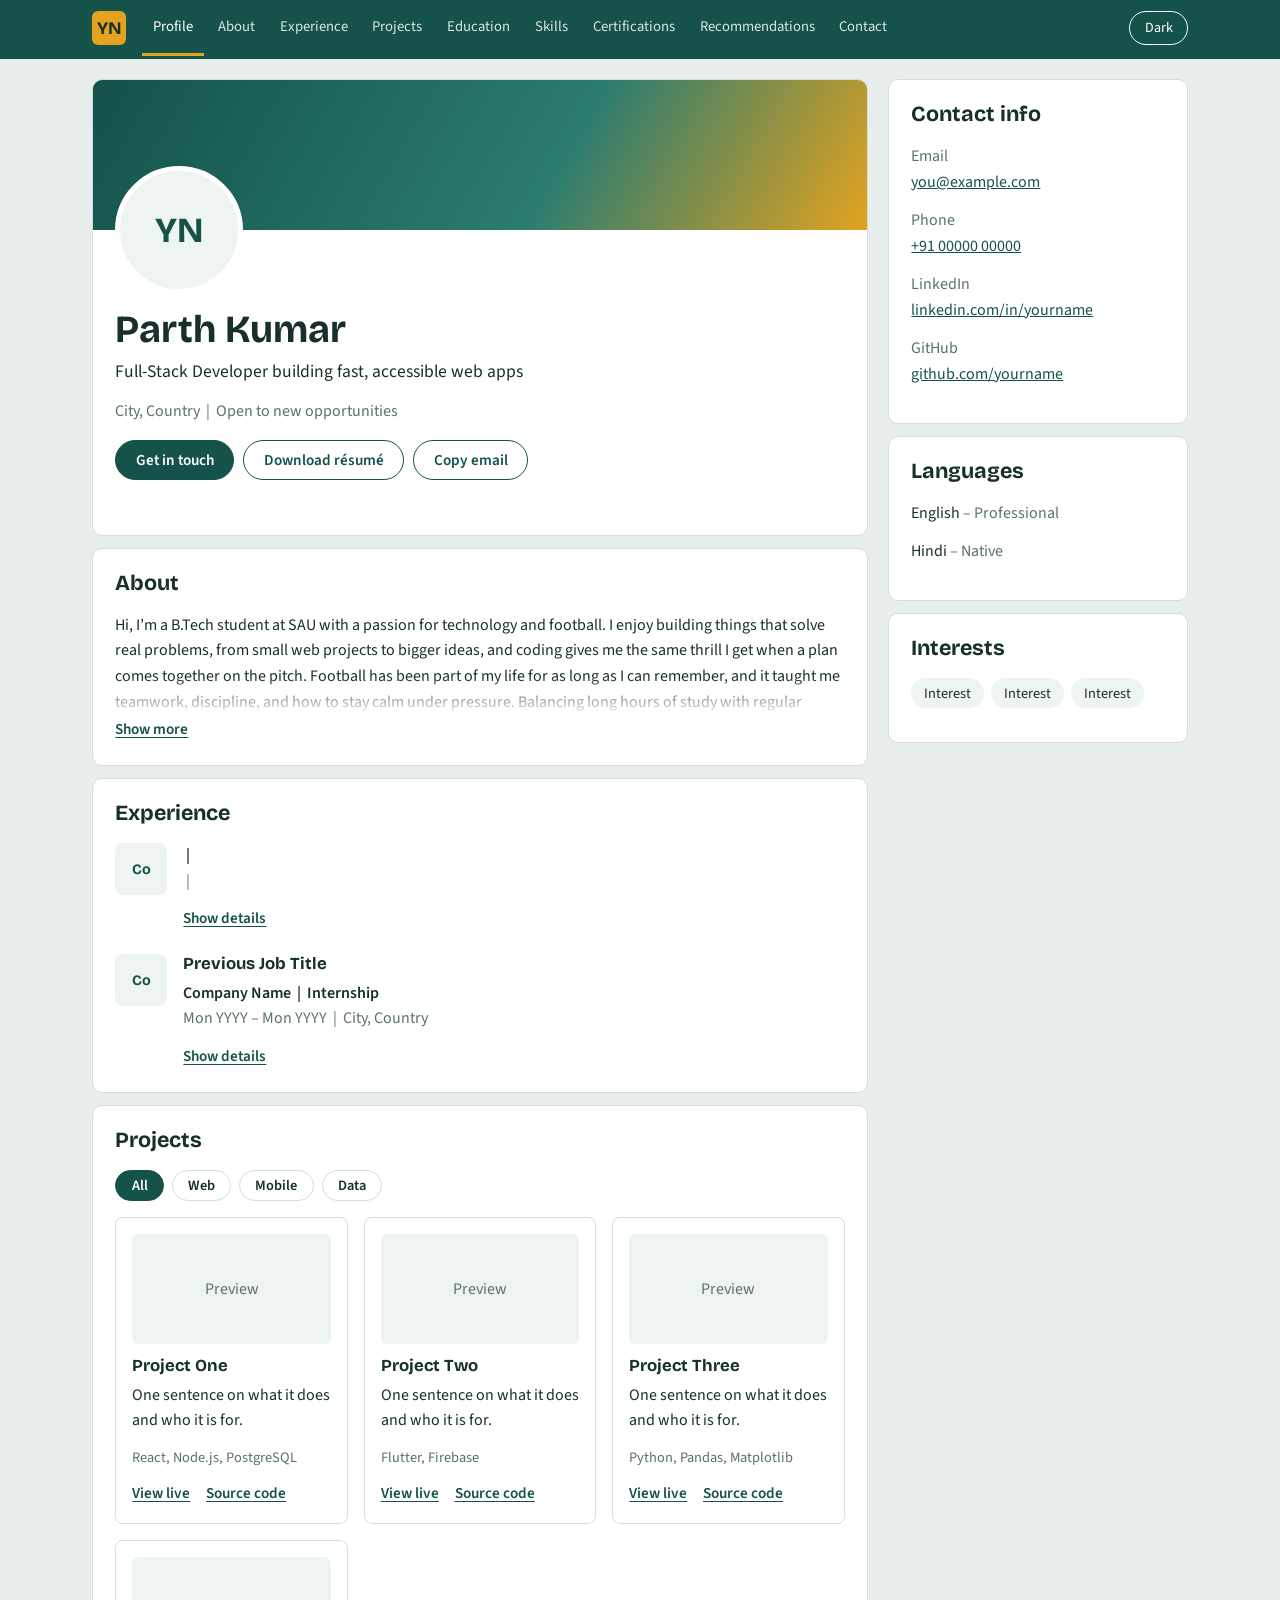
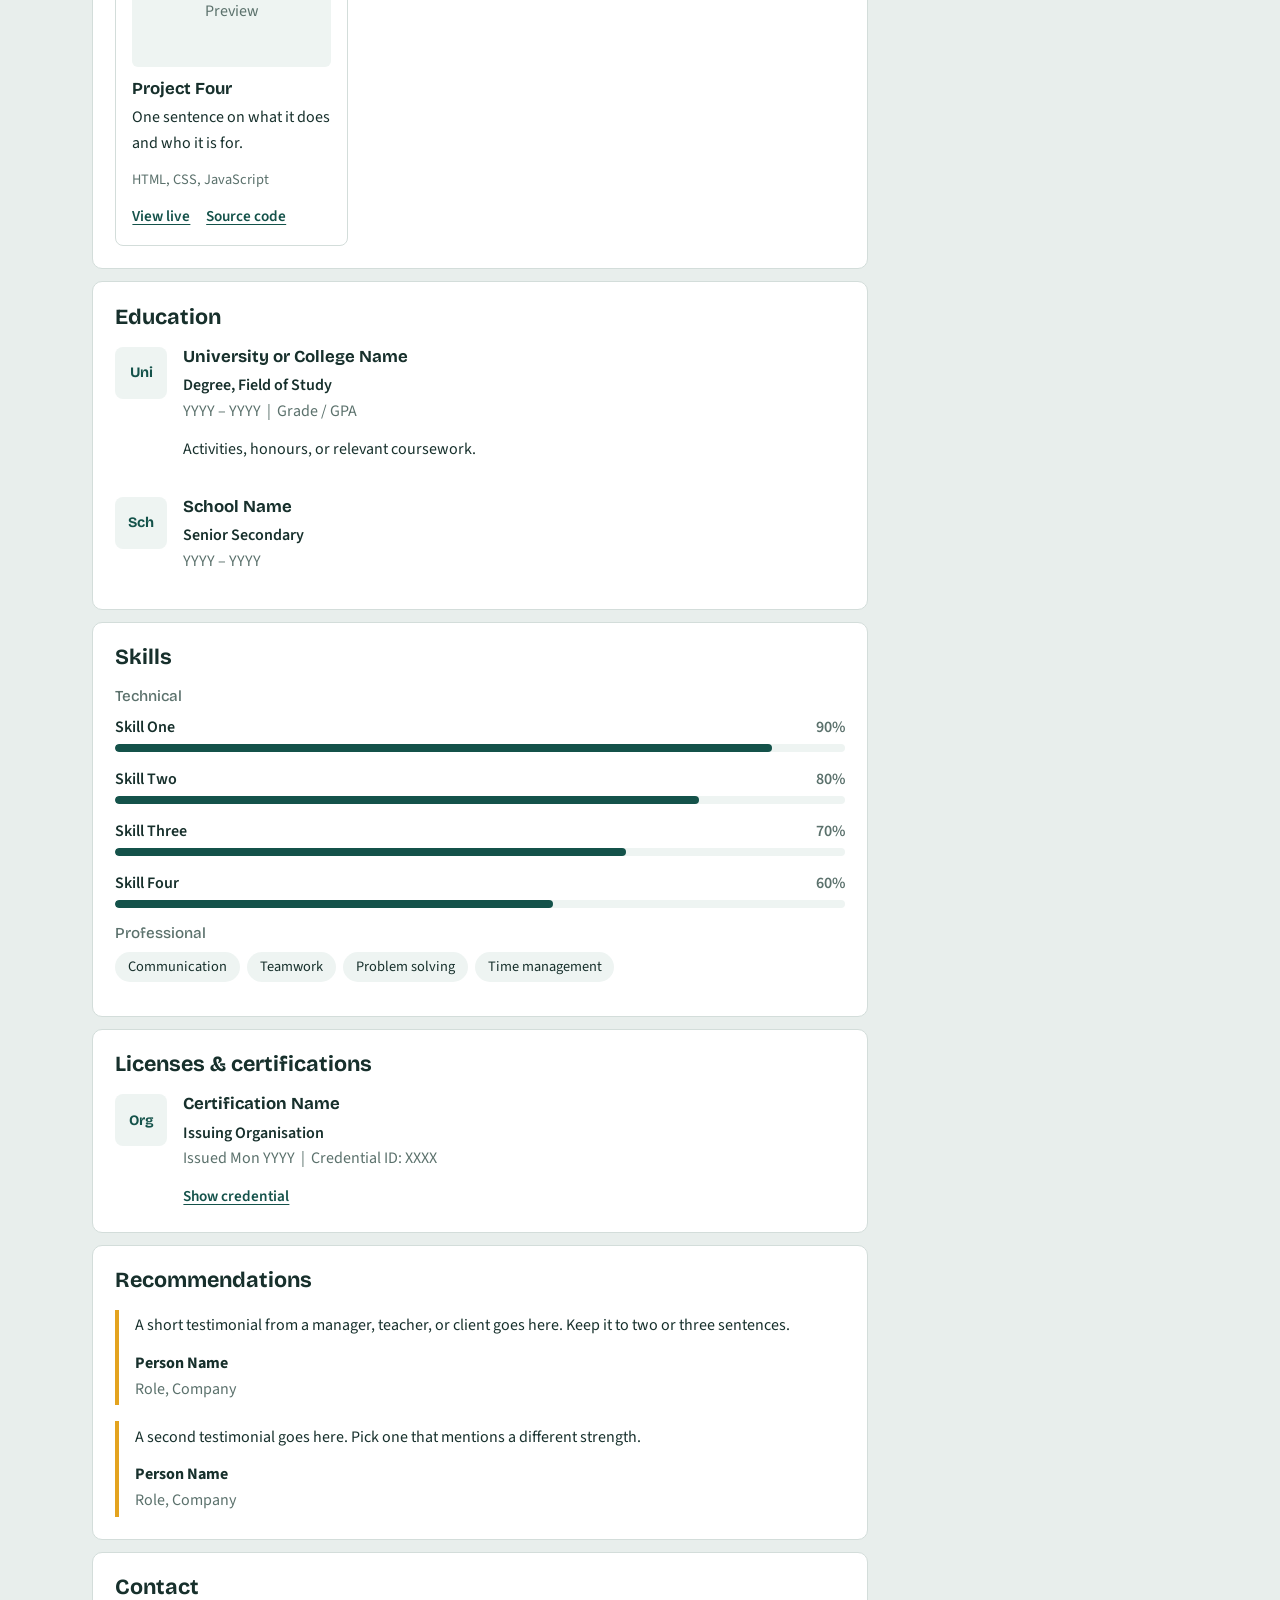
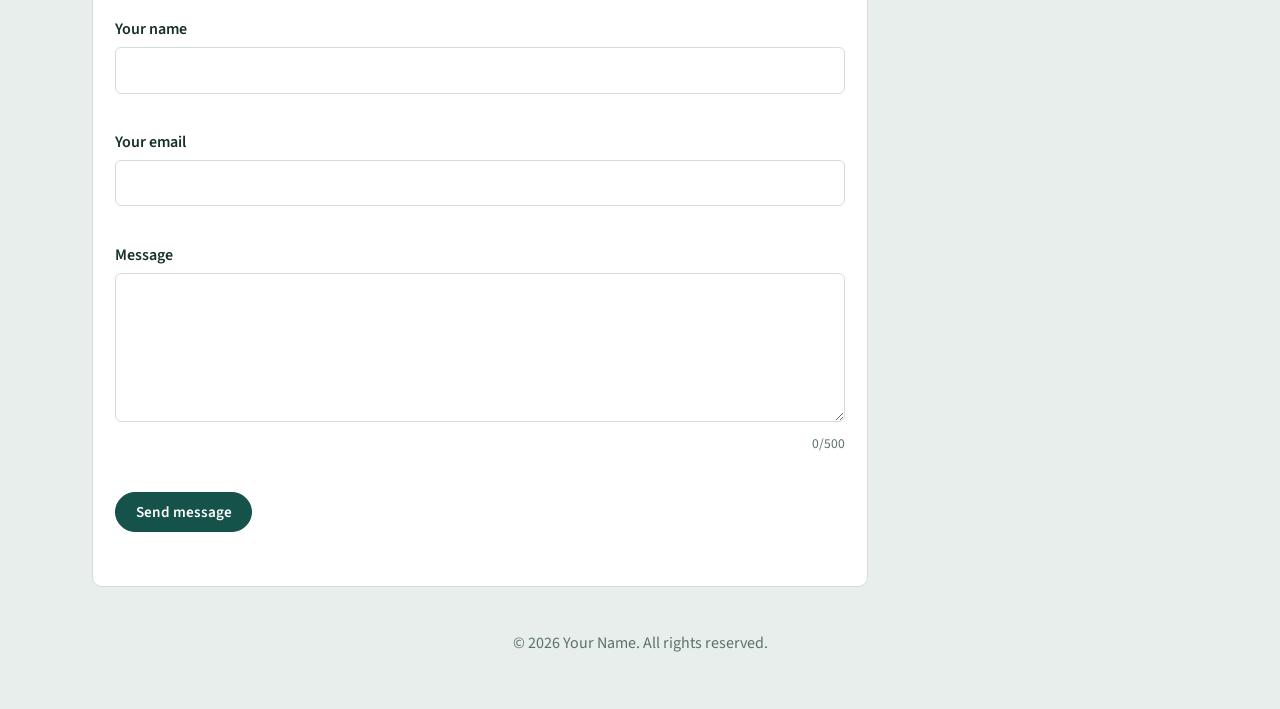
<file: index.html>
<!doctype html>
<html lang="en">
  <head>
    <meta charset="UTF-8" />
    <meta name="viewport" content="width=device-width, initial-scale=1" />
    <title>Parth Kumar – Portfolio</title>
    <meta name="description" content="Personal portfolio of Parth Kumar." />
    <link rel="preconnect" href="https://fonts.googleapis.com" />
    <link rel="preconnect" href="https://fonts.gstatic.com" crossorigin />
    <link
      href="https://fonts.googleapis.com/css2?family=Bricolage+Grotesque:wght@500;700&family=Source+Sans+3:wght@400;600&display=swap"
      rel="stylesheet"
    />
    <style>
      /* ===== Design tokens: pine + saffron palette ===== */
      :root {
        --bg: #e8eeec;
        --card: #ffffff;
        --ink: #17302c;
        --muted: #5b716c;
        --line: #d3ddda;
        --primary: #14524a;
        --primary-ink: #ffffff;
        --accent: #e3a31f;
        --soft: #eef4f2;
        --focus: #b77a00;
        --radius: 10px;
        --font-head: "Bricolage Grotesque", "Segoe UI", sans-serif;
        --font-body: "Source Sans 3", "Segoe UI", sans-serif;
      }
      :root[data-theme="dark"] {
        --bg: #0f1c1a;
        --card: #172826;
        --ink: #e6efec;
        --muted: #95aaa5;
        --line: #28403c;
        --primary: #5fc2b2;
        --primary-ink: #0f1c1a;
        --accent: #f0b73d;
        --soft: #1d322f;
        --focus: #f0b73d;
      }
      @media (prefers-color-scheme: dark) {
        :root:not([data-theme="light"]) {
          --bg: #0f1c1a;
          --card: #172826;
          --ink: #e6efec;
          --muted: #95aaa5;
          --line: #28403c;
          --primary: #5fc2b2;
          --primary-ink: #0f1c1a;
          --accent: #f0b73d;
          --soft: #1d322f;
          --focus: #f0b73d;
        }
      }

      /* ===== Base ===== */
      *,
      *::before,
      *::after {
        box-sizing: border-box;
      }
      html {
        scroll-behavior: smooth;
        scroll-padding-top: 72px;
      }
      body {
        margin: 0;
        background: var(--bg);
        color: var(--ink);
        font: 400 1rem/1.6 var(--font-body);
      }
      h1,
      h2,
      h3 {
        font-family: var(--font-head);
        line-height: 1.2;
        margin: 0 0 0.4rem;
      }
      h1 {
        font-size: clamp(1.8rem, 4vw, 2.4rem);
      }
      h2 {
        font-size: 1.35rem;
        margin-bottom: 1rem;
      }
      h3 {
        font-size: 1.05rem;
      }
      p {
        margin: 0 0 0.75rem;
      }
      a {
        color: var(--primary);
      }
      .muted {
        color: var(--muted);
      }
      :focus-visible {
        outline: 3px solid var(--focus);
        outline-offset: 2px;
      }
      .plain {
        list-style: none;
        margin: 0;
        padding: 0;
      }
      .plain li {
        margin-bottom: 0.8rem;
      }

      /* ===== Top bar ===== */
      .topbar {
        position: sticky;
        top: 0;
        z-index: 20;
        background: var(--primary);
        color: var(--primary-ink);
      }
      .topbar__inner {
        max-width: 1128px;
        margin: 0 auto;
        padding: 0 1rem;
        min-height: 56px;
        display: flex;
        align-items: center;
        gap: 1rem;
        flex-wrap: wrap;
      }
      .brand {
        font: 700 1.1rem var(--font-head);
        color: var(--primary-ink);
        text-decoration: none;
        background: var(--accent);
        color: #17302c;
        width: 34px;
        height: 34px;
        border-radius: 6px;
        display: grid;
        place-items: center;
      }
      .nav {
        display: flex;
        gap: 0.15rem;
        flex: 1;
        overflow-x: auto;
      }
      .nav a {
        color: var(--primary-ink);
        text-decoration: none;
        padding: 0.9rem 0.7rem;
        font-size: 0.92rem;
        border-bottom: 3px solid transparent;
        white-space: nowrap;
        opacity: 0.85;
      }
      .nav a:hover {
        opacity: 1;
      }
      .nav a.is-active {
        opacity: 1;
        border-bottom-color: var(--accent);
      }
      .theme-btn,
      .menu-btn {
        background: transparent;
        color: var(--primary-ink);
        border: 1px solid currentColor;
        border-radius: 999px;
        padding: 0.3rem 0.9rem;
        font: inherit;
        font-size: 0.88rem;
        cursor: pointer;
      }
      .menu-btn {
        display: none;
        margin-left: auto;
      }
      .progress {
        height: 3px;
        width: 0;
        background: var(--accent);
      }

      /* ===== Layout ===== */
      .page {
        max-width: 1128px;
        margin: 1.25rem auto;
        padding: 0 1rem;
        display: grid;
        grid-template-columns: minmax(0, 1fr) 300px;
        gap: 1.25rem;
        align-items: start;
      }
      .main-col {
        display: grid;
        gap: 0.75rem;
      }
      .side-col {
        display: grid;
        gap: 0.75rem;
        position: sticky;
        top: 72px;
      }
      .card {
        background: var(--card);
        border: 1px solid var(--line);
        border-radius: var(--radius);
        padding: 1.4rem;
      }

      /* ===== Profile ===== */
      .profile {
        padding: 0;
        overflow: hidden;
      }
      .profile__banner {
        height: 150px;
        background: linear-gradient(
          120deg,
          var(--primary),
          #2b7c70 60%,
          var(--accent)
        );
      }
      .profile__body {
        padding: 0 1.4rem 1.4rem;
      }
      .avatar {
        width: 128px;
        height: 128px;
        border-radius: 50%;
        margin-top: -64px;
        background: var(--soft);
        color: var(--primary);
        border: 5px solid var(--card);
        display: grid;
        place-items: center;
        font: 700 2.2rem var(--font-head);
        margin-bottom: 0.75rem;
      }
      .profile__headline {
        font-size: 1.1rem;
        max-width: 60ch;
      }
      .profile__actions {
        display: flex;
        flex-wrap: wrap;
        gap: 0.6rem;
        margin-top: 1rem;
      }

      /* ===== Buttons ===== */
      .btn {
        font: 600 0.95rem var(--font-body);
        border-radius: 999px;
        padding: 0.5rem 1.2rem;
        cursor: pointer;
        text-decoration: none;
        display: inline-block;
        border: 1.5px solid var(--primary);
      }
      .btn--primary {
        background: var(--primary);
        color: var(--primary-ink);
      }
      .btn--ghost {
        background: transparent;
        color: var(--primary);
      }
      .btn:hover {
        filter: brightness(1.08);
      }
      .link-btn {
        background: none;
        border: 0;
        padding: 0;
        margin-right: 0.8rem;
        color: var(--primary);
        font: 600 0.95rem var(--font-body);
        cursor: pointer;
        text-decoration: underline;
        text-underline-offset: 3px;
      }
      .toast {
        min-height: 1.4em;
        margin: 0.6rem 0 0;
        color: var(--primary);
        font-weight: 600;
      }

      /* ===== About clamp ===== */
      .clamp {
        max-height: 6.5em;
        overflow: hidden;
        position: relative;
        transition: max-height 0.3s ease;
      }
      .clamp.is-open {
        max-height: 40em;
      }
      .clamp:not(.is-open)::after {
        content: "";
        position: absolute;
        inset: auto 0 0 0;
        height: 2.5em;
        background: linear-gradient(transparent, var(--card));
      }

      /* ===== Timeline items ===== */
      .timeline {
        list-style: none;
        margin: 0;
        padding: 0;
        display: grid;
        gap: 1.4rem;
      }
      .job {
        display: grid;
        grid-template-columns: 52px 1fr;
        gap: 1rem;
      }
      .logo {
        width: 52px;
        height: 52px;
        border-radius: 8px;
        background: var(--soft);
        color: var(--primary);
        display: grid;
        place-items: center;
        font: 700 0.9rem var(--font-head);
      }
      .job__meta {
        margin: 0;
        font-weight: 600;
      }
      .job__details {
        margin: 0.4rem 0 0.5rem;
        padding-left: 1.2rem;
      }

      /* ===== Projects ===== */
      .filters {
        display: flex;
        flex-wrap: wrap;
        gap: 0.5rem;
        margin-bottom: 1rem;
      }
      .chip {
        border: 1.5px solid var(--line);
        background: transparent;
        color: var(--ink);
        border-radius: 999px;
        padding: 0.25rem 0.95rem;
        font: 600 0.9rem var(--font-body);
        cursor: pointer;
      }
      .chip.is-active {
        background: var(--primary);
        border-color: var(--primary);
        color: var(--primary-ink);
      }
      .project-grid {
        display: grid;
        grid-template-columns: repeat(auto-fill, minmax(230px, 1fr));
        gap: 1rem;
      }
      .project {
        border: 1px solid var(--line);
        border-radius: 8px;
        padding: 1rem;
      }
      .project[hidden] {
        display: none;
      }
      .project__thumb {
        height: 110px;
        border-radius: 6px;
        background: var(--soft);
        color: var(--muted);
        display: grid;
        place-items: center;
        margin-bottom: 0.75rem;
      }
      .tags {
        color: var(--muted);
        font-size: 0.9rem;
      }
      .tags--chips {
        display: flex;
        flex-wrap: wrap;
        gap: 0.45rem;
      }
      .tags--chips span {
        background: var(--soft);
        color: var(--ink);
        border-radius: 999px;
        padding: 0.2rem 0.8rem;
        font-size: 0.9rem;
      }

      /* ===== Skills ===== */
      .sub {
        color: var(--muted);
        font-size: 0.95rem;
        font-weight: 500;
        margin: 1rem 0 0.6rem;
      }
      .skills {
        list-style: none;
        margin: 0;
        padding: 0;
        display: grid;
        gap: 0.9rem;
      }
      .skills__row {
        display: flex;
        justify-content: space-between;
        font-weight: 600;
        margin-bottom: 0.25rem;
      }
      .bar {
        height: 8px;
        border-radius: 99px;
        background: var(--soft);
        overflow: hidden;
      }
      .bar span {
        display: block;
        height: 100%;
        width: 0;
        background: var(--primary);
        border-radius: 99px;
        transition: width 1s ease;
      }

      /* ===== Recommendations ===== */
      .quotes {
        display: grid;
        gap: 1rem;
      }
      blockquote {
        margin: 0;
        padding: 0.2rem 0 0.2rem 1rem;
        border-left: 4px solid var(--accent);
      }
      blockquote footer {
        display: grid;
      }

      /* ===== Form ===== */
      .field {
        margin-bottom: 1rem;
      }
      label {
        display: block;
        font-weight: 600;
        margin-bottom: 0.25rem;
      }
      input,
      textarea {
        width: 100%;
        padding: 0.6rem 0.75rem;
        font: inherit;
        color: var(--ink);
        background: var(--card);
        border: 1.5px solid var(--line);
        border-radius: 6px;
      }
      input.is-invalid,
      textarea.is-invalid {
        border-color: #c0392b;
      }
      .error {
        color: #c0392b;
        font-size: 0.9rem;
        min-height: 1.2em;
        margin: 0.2rem 0 0;
      }
      :root[data-theme="dark"] .error {
        color: #ff8f80;
      }
      .counter {
        text-align: right;
        font-size: 0.85rem;
        margin: 0.2rem 0 0;
      }

      /* ===== Footer & back-to-top ===== */
      .footer {
        text-align: center;
        color: var(--muted);
        padding: 1.5rem 1rem 2.5rem;
      }
      .to-top {
        position: fixed;
        right: 1.2rem;
        bottom: 1.2rem;
        background: var(--accent);
        color: #17302c;
        border: 0;
        border-radius: 999px;
        padding: 0.6rem 1rem;
        font: 700 0.9rem var(--font-body);
        cursor: pointer;
        box-shadow: 0 2px 8px rgba(0, 0, 0, 0.25);
      }
      .to-top[hidden] {
        display: none;
      }

      /* ===== Responsive ===== */
      @media (max-width: 860px) {
        .page {
          grid-template-columns: 1fr;
        }
        .side-col {
          position: static;
        }
        .menu-btn {
          display: inline-block;
        }
        .nav {
          display: none;
          flex-direction: column;
          flex-basis: 100%;
          padding-bottom: 0.5rem;
        }
        .nav.is-open {
          display: flex;
        }
        .nav a {
          padding: 0.6rem 0.2rem;
        }
      }
      @media (prefers-reduced-motion: reduce) {
        html {
          scroll-behavior: auto;
        }
        * {
          transition: none !important;
        }
      }
    </style>
  </head>
  <body>
    <!-- ============ TOP NAVIGATION ============ -->
    <header class="topbar" id="topbar">
      <div class="topbar__inner">
        <a href="#profile" class="brand" aria-label="Back to top">YN</a>
        <button
          class="menu-btn"
          id="menuBtn"
          aria-label="Open menu"
          aria-expanded="false"
          aria-controls="mainNav"
        >
          Menu
        </button>
        <nav class="nav" id="mainNav" aria-label="Sections">
          <a href="#profile" data-spy>Profile</a>
          <a href="#about" data-spy>About</a>
          <a href="#experience" data-spy>Experience</a>
          <a href="#projects" data-spy>Projects</a>
          <a href="#education" data-spy>Education</a>
          <a href="#skills" data-spy>Skills</a>
          <a href="#certifications" data-spy>Certifications</a>
          <a href="#recommendations" data-spy>Recommendations</a>
          <a href="#contact" data-spy>Contact</a>
        </nav>
        <button
          class="theme-btn"
          id="themeBtn"
          aria-label="Switch to dark theme"
        >
          Dark
        </button>
      </div>
      <div class="progress" id="progress" aria-hidden="true"></div>
    </header>

    <main class="page">
      <div class="main-col">
        <!-- ============ PROFILE ============ -->
        <section class="card profile" id="profile">
          <div class="profile__banner"></div>
          <div class="profile__body">
            <div
              class="avatar"
              role="img"
              aria-label="Profile photo placeholder"
            >
              YN
            </div>
            <h1>Parth Kumar</h1>
            <p class="profile__headline">
              Full-Stack Developer building fast, accessible web apps
            </p>
            <p class="muted">
              City, Country &nbsp;|&nbsp; Open to new opportunities
            </p>
            <div class="profile__actions">
              <a class="btn btn--primary" href="#contact">Get in touch</a>
              <a class="btn btn--ghost" href="resume.pdf" download
                >Download résumé</a
              >
              <button
                class="btn btn--ghost"
                id="copyEmail"
                data-email="you@example.com"
              >
                Copy email
              </button>
            </div>
            <p
              class="toast"
              id="copyToast"
              role="status"
              aria-live="polite"
            ></p>
          </div>
        </section>

        <!-- ============ ABOUT ============ -->
        <section class="card" id="about">
          <h2>About</h2>
          <div class="clamp" id="aboutText">
            <p>
              Hi, I’m a B.Tech student at SAU with a passion for technology and
              football. I enjoy building things that solve real problems, from
              small web projects to bigger ideas, and coding gives me the same
              thrill I get when a plan comes together on the pitch. Football has
              been part of my life for as long as I can remember, and it taught
              me teamwork, discipline, and how to stay calm under pressure.
              Balancing long hours of study with regular training and matches
              has made me better at managing my time and meeting deadlines. I
              like learning by doing, so I take on projects that push me to try
              new tools, and when I get stuck on a bug, I treat it like a tough
              match: stay patient and keep trying. I value honest feedback and
              enjoy working with people who share ideas openly. I’m currently
              looking for internships and projects where I can learn and
              contribute, so feel free to scroll down to see my work or get in
              touch.
            </p>
            <p></p>
            <p></p>
          </div>
          <button
            class="link-btn"
            id="aboutToggle"
            aria-expanded="false"
            aria-controls="aboutText"
          >
            Show more
          </button>
        </section>

        <!-- ============ EXPERIENCE ============ -->
        <section class="card" id="experience">
          <h2>Experience</h2>
          <ol class="timeline">
            <li class="job">
              <div class="logo">Co</div>
              <div class="job__body">
                <h3</h3>
                <p class="job__meta">&nbsp;|&nbsp; </p>
                <p class="muted">
                   &nbsp;|&nbsp; 
                </p>
                <ul class="job__details" hidden>
                  <li>
                    
                  </li>
                  <li.</li>
                </ul>
                <button
                  class="link-btn"
                  data-toggle-details
                  aria-expanded="false"
                >
                  Show details
                </button>
              </div>
            </li>
            <li class="job">
              <div class="logo">Co</div>
              <div class="job__body">
                <h3>Previous Job Title</h3>
                <p class="job__meta">Company Name &nbsp;|&nbsp; Internship</p>
                <p class="muted">
                  Mon YYYY – Mon YYYY &nbsp;|&nbsp; City, Country
                </p>
                <ul class="job__details" hidden>
                  <li>Describe what you contributed and what you learned.</li>
                  <li>Add one measurable outcome.</li>
                </ul>
                <button
                  class="link-btn"
                  data-toggle-details
                  aria-expanded="false"
                >
                  Show details
                </button>
              </div>
            </li>
          </ol>
        </section>

        <!-- ============ PROJECTS ============ -->
        <section class="card" id="projects">
          <h2>Projects</h2>
          <div class="filters" role="group" aria-label="Filter projects">
            <button
              class="chip is-active"
              data-filter="all"
              aria-pressed="true"
            >
              All
            </button>
            <button class="chip" data-filter="web" aria-pressed="false">
              Web
            </button>
            <button class="chip" data-filter="mobile" aria-pressed="false">
              Mobile
            </button>
            <button class="chip" data-filter="data" aria-pressed="false">
              Data
            </button>
          </div>
          <div class="project-grid">
            <article class="project" data-category="web">
              <div class="project__thumb">Preview</div>
              <h3>Project One</h3>
              <p>One sentence on what it does and who it is for.</p>
              <p class="tags">React, Node.js, PostgreSQL</p>
              <a class="link-btn" href="#">View live</a>
              <a class="link-btn" href="#">Source code</a>
            </article>
            <article class="project" data-category="mobile">
              <div class="project__thumb">Preview</div>
              <h3>Project Two</h3>
              <p>One sentence on what it does and who it is for.</p>
              <p class="tags">Flutter, Firebase</p>
              <a class="link-btn" href="#">View live</a>
              <a class="link-btn" href="#">Source code</a>
            </article>
            <article class="project" data-category="data">
              <div class="project__thumb">Preview</div>
              <h3>Project Three</h3>
              <p>One sentence on what it does and who it is for.</p>
              <p class="tags">Python, Pandas, Matplotlib</p>
              <a class="link-btn" href="#">View live</a>
              <a class="link-btn" href="#">Source code</a>
            </article>
            <article class="project" data-category="web">
              <div class="project__thumb">Preview</div>
              <h3>Project Four</h3>
              <p>One sentence on what it does and who it is for.</p>
              <p class="tags">HTML, CSS, JavaScript</p>
              <a class="link-btn" href="#">View live</a>
              <a class="link-btn" href="#">Source code</a>
            </article>
          </div>
          <p class="muted" id="noProjects" hidden>
            No projects in this category yet.
          </p>
        </section>

        <!-- ============ EDUCATION ============ -->
        <section class="card" id="education">
          <h2>Education</h2>
          <ol class="timeline">
            <li class="job">
              <div class="logo">Uni</div>
              <div class="job__body">
                <h3>University or College Name</h3>
                <p class="job__meta">Degree, Field of Study</p>
                <p class="muted">YYYY – YYYY &nbsp;|&nbsp; Grade / GPA</p>
                <p>Activities, honours, or relevant coursework.</p>
              </div>
            </li>
            <li class="job">
              <div class="logo">Sch</div>
              <div class="job__body">
                <h3>School Name</h3>
                <p class="job__meta">Senior Secondary</p>
                <p class="muted">YYYY – YYYY</p>
              </div>
            </li>
          </ol>
        </section>

        <!-- ============ SKILLS ============ -->
        <section class="card" id="skills">
          <h2>Skills</h2>
          <h3 class="sub">Technical</h3>
          <ul class="skills" id="skillList">
            <li>
              <div class="skills__row">
                <span>Skill One</span><span class="muted">90%</span>
              </div>
              <div class="bar"><span data-level="90"></span></div>
            </li>
            <li>
              <div class="skills__row">
                <span>Skill Two</span><span class="muted">80%</span>
              </div>
              <div class="bar"><span data-level="80"></span></div>
            </li>
            <li>
              <div class="skills__row">
                <span>Skill Three</span><span class="muted">70%</span>
              </div>
              <div class="bar"><span data-level="70"></span></div>
            </li>
            <li>
              <div class="skills__row">
                <span>Skill Four</span><span class="muted">60%</span>
              </div>
              <div class="bar"><span data-level="60"></span></div>
            </li>
          </ul>
          <h3 class="sub">Professional</h3>
          <p class="tags tags--chips">
            <span>Communication</span><span>Teamwork</span
            ><span>Problem solving</span><span>Time management</span>
          </p>
        </section>

        <!-- ============ CERTIFICATIONS ============ -->
        <section class="card" id="certifications">
          <h2>Licenses &amp; certifications</h2>
          <ol class="timeline">
            <li class="job">
              <div class="logo">Org</div>
              <div class="job__body">
                <h3>Certification Name</h3>
                <p class="job__meta">Issuing Organisation</p>
                <p class="muted">
                  Issued Mon YYYY &nbsp;|&nbsp; Credential ID: XXXX
                </p>
                <a class="link-btn" href="#">Show credential</a>
              </div>
            </li>
          </ol>
        </section>

        <!-- ============ RECOMMENDATIONS ============ -->
        <section class="card" id="recommendations">
          <h2>Recommendations</h2>
          <div class="quotes">
            <blockquote>
              <p>
                A short testimonial from a manager, teacher, or client goes
                here. Keep it to two or three sentences.
              </p>
              <footer>
                <strong>Person Name</strong
                ><span class="muted">Role, Company</span>
              </footer>
            </blockquote>
            <blockquote>
              <p>
                A second testimonial goes here. Pick one that mentions a
                different strength.
              </p>
              <footer>
                <strong>Person Name</strong
                ><span class="muted">Role, Company</span>
              </footer>
            </blockquote>
          </div>
        </section>

        <!-- ============ CONTACT ============ -->
        <section class="card" id="contact">
          <h2>Contact</h2>
          <form id="contactForm" novalidate>
            <div class="field">
              <label for="cName">Your name</label>
              <input
                id="cName"
                name="name"
                type="text"
                autocomplete="name"
                required
              />
              <p class="error" id="cNameErr" role="alert"></p>
            </div>
            <div class="field">
              <label for="cEmail">Your email</label>
              <input
                id="cEmail"
                name="email"
                type="email"
                autocomplete="email"
                required
              />
              <p class="error" id="cEmailErr" role="alert"></p>
            </div>
            <div class="field">
              <label for="cMsg">Message</label>
              <textarea id="cMsg" name="message" rows="5" required></textarea>
              <p class="counter muted"><span id="cCount">0</span>/500</p>
              <p class="error" id="cMsgErr" role="alert"></p>
            </div>
            <button class="btn btn--primary" type="submit">Send message</button>
            <p
              class="toast"
              id="formStatus"
              role="status"
              aria-live="polite"
            ></p>
          </form>
        </section>
      </div>

      <!-- ============ SIDEBAR ============ -->
      <aside class="side-col">
        <section class="card">
          <h2>Contact info</h2>
          <ul class="plain">
            <li>
              <span class="muted">Email</span><br /><a
                href="mailto:you@example.com"
                >you@example.com</a
              >
            </li>
            <li>
              <span class="muted">Phone</span><br /><a href="tel:+910000000000"
                >+91 00000 00000</a
              >
            </li>
            <li>
              <span class="muted">LinkedIn</span><br /><a href="#"
                >linkedin.com/in/yourname</a
              >
            </li>
            <li>
              <span class="muted">GitHub</span><br /><a href="#"
                >github.com/yourname</a
              >
            </li>
          </ul>
        </section>
        <section class="card">
          <h2>Languages</h2>
          <ul class="plain">
            <li>English <span class="muted">– Professional</span></li>
            <li>Hindi <span class="muted">– Native</span></li>
          </ul>
        </section>
        <section class="card">
          <h2>Interests</h2>
          <p class="tags tags--chips">
            <span>Interest</span><span>Interest</span><span>Interest</span>
          </p>
        </section>
      </aside>
    </main>

    <footer class="footer">
      <p>&copy; <span id="year">2026</span> Your Name. All rights reserved.</p>
    </footer>

    <button class="to-top" id="toTop" aria-label="Back to top" hidden>
      Top
    </button>

    <script>
      "use strict";

      document.addEventListener("DOMContentLoaded", () => {
        const $ = (sel, root = document) => root.querySelector(sel);
        const $$ = (sel, root = document) => [...root.querySelectorAll(sel)];

        /* ---------- 13. Footer year ---------- */
        const year = $("#year");
        if (year) year.textContent = new Date().getFullYear();

        /* ---------- 4. Light / dark theme toggle ---------- */
        const root = document.documentElement;
        const themeBtn = $("#themeBtn");
        const systemDark = window.matchMedia("(prefers-color-scheme: dark)");

        const readSaved = () => {
          try {
            return localStorage.getItem("theme");
          } catch {
            return null;
          }
        };
        const save = (v) => {
          try {
            localStorage.setItem("theme", v);
          } catch {
            /* storage unavailable */
          }
        };

        const applyTheme = (theme) => {
          root.setAttribute("data-theme", theme);
          themeBtn.textContent = theme === "dark" ? "Light" : "Dark";
          themeBtn.setAttribute(
            "aria-label",
            `Switch to ${theme === "dark" ? "light" : "dark"} theme`,
          );
        };

        applyTheme(readSaved() || (systemDark.matches ? "dark" : "light"));
        themeBtn.addEventListener("click", () => {
          const next =
            root.getAttribute("data-theme") === "dark" ? "light" : "dark";
          applyTheme(next);
          save(next);
        });

        /* ---------- 3. Mobile menu ---------- */
        const menuBtn = $("#menuBtn");
        const nav = $("#mainNav");
        const setMenu = (open) => {
          nav.classList.toggle("is-open", open);
          menuBtn.setAttribute("aria-expanded", String(open));
          menuBtn.textContent = open ? "Close" : "Menu";
        };
        menuBtn.addEventListener("click", () =>
          setMenu(!nav.classList.contains("is-open")),
        );
        $$("a", nav).forEach((a) =>
          a.addEventListener("click", () => setMenu(false)),
        );
        document.addEventListener("keydown", (e) => {
          if (e.key === "Escape") setMenu(false);
        });

        /* ---------- 1, 2, 12. Scroll-spy, progress bar, back-to-top ---------- */
        const links = $$("[data-spy]");
        const sections = links
          .map((a) => $(a.getAttribute("href")))
          .filter(Boolean);
        const progress = $("#progress");
        const toTop = $("#toTop");

        const onScroll = () => {
          const doc = document.documentElement;
          const scrollable = doc.scrollHeight - doc.clientHeight;
          progress.style.width =
            scrollable > 0 ? `${(window.scrollY / scrollable) * 100}%` : "0";

          toTop.hidden = window.scrollY < 600;

          const marker = window.scrollY + 120;
          let current = sections[0];
          sections.forEach((s) => {
            if (s.offsetTop <= marker) current = s;
          });
          if (window.innerHeight + window.scrollY >= doc.scrollHeight - 4)
            current = sections[sections.length - 1];
          links.forEach((a) => {
            const active = a.getAttribute("href") === `#${current.id}`;
            a.classList.toggle("is-active", active);
            if (active) a.setAttribute("aria-current", "true");
            else a.removeAttribute("aria-current");
          });
        };
        window.addEventListener("scroll", onScroll, { passive: true });
        window.addEventListener("resize", onScroll);
        onScroll();

        toTop.addEventListener("click", () => window.scrollTo({ top: 0 }));

        /* ---------- 5. About "Show more / Show less" ---------- */
        const aboutText = $("#aboutText");
        const aboutToggle = $("#aboutToggle");
        aboutToggle.addEventListener("click", () => {
          const open = aboutText.classList.toggle("is-open");
          aboutToggle.textContent = open ? "Show less" : "Show more";
          aboutToggle.setAttribute("aria-expanded", String(open));
        });

        /* ---------- 6. Experience "Show details / Hide details" ---------- */
        $$("[data-toggle-details]").forEach((btn) => {
          const list = btn.previousElementSibling;
          btn.addEventListener("click", () => {
            const open = list.hidden;
            list.hidden = !open;
            btn.textContent = open ? "Hide details" : "Show details";
            btn.setAttribute("aria-expanded", String(open));
          });
        });

        /* ---------- 7. Skill bars fill when scrolled into view ---------- */
        const bars = $$(".bar span[data-level]");
        const fillBars = () =>
          bars.forEach((b) => {
            b.style.width = `${b.dataset.level}%`;
          });
        if ("IntersectionObserver" in window) {
          const io = new IntersectionObserver(
            (entries, obs) => {
              entries.forEach((entry) => {
                if (entry.isIntersecting) {
                  fillBars();
                  obs.disconnect();
                }
              });
            },
            { threshold: 0.3 },
          );
          io.observe($("#skills"));
        } else {
          fillBars();
        }

        /* ---------- 8. Project filter ---------- */
        const chips = $$(".chip[data-filter]");
        const projects = $$(".project");
        const noProjects = $("#noProjects");
        chips.forEach((chip) => {
          chip.addEventListener("click", () => {
            const filter = chip.dataset.filter;
            chips.forEach((c) => {
              const on = c === chip;
              c.classList.toggle("is-active", on);
              c.setAttribute("aria-pressed", String(on));
            });
            let shown = 0;
            projects.forEach((p) => {
              const match = filter === "all" || p.dataset.category === filter;
              p.hidden = !match;
              if (match) shown++;
            });
            noProjects.hidden = shown > 0;
          });
        });

        /* ---------- 11. Copy email ---------- */
        const copyBtn = $("#copyEmail");
        const copyToast = $("#copyToast");
        let toastTimer;
        const showCopyToast = (msg) => {
          copyToast.textContent = msg;
          clearTimeout(toastTimer);
          toastTimer = setTimeout(() => {
            copyToast.textContent = "";
          }, 2500);
        };
        copyBtn.addEventListener("click", async () => {
          const email = copyBtn.dataset.email;
          try {
            await navigator.clipboard.writeText(email);
            showCopyToast("Email copied to clipboard.");
          } catch {
            showCopyToast(`Copy failed. My email is ${email}`);
          }
        });

        /* ---------- 9, 10. Contact form: counter + validation ---------- */
        const form = $("#contactForm");
        const nameEl = $("#cName");
        const emailEl = $("#cEmail");
        const msgEl = $("#cMsg");
        const count = $("#cCount");
        const status = $("#formStatus");
        const MAX = 500;

        msgEl.setAttribute("maxlength", MAX);
        msgEl.addEventListener("input", () => {
          count.textContent = msgEl.value.length;
        });

        const setError = (input, errId, message) => {
          $(errId).textContent = message;
          input.classList.toggle("is-invalid", Boolean(message));
          if (message) input.setAttribute("aria-invalid", "true");
          else input.removeAttribute("aria-invalid");
          return !message;
        };

        const validators = {
          name: () =>
            setError(
              nameEl,
              "#cNameErr",
              nameEl.value.trim().length < 2
                ? "Enter your name (at least 2 characters)."
                : "",
            ),
          email: () =>
            setError(
              emailEl,
              "#cEmailErr",
              /^[^\s@]+@[^\s@]+\.[^\s@]{2,}$/.test(emailEl.value.trim())
                ? ""
                : "Enter a valid email, like name@example.com.",
            ),
          message: () =>
            setError(
              msgEl,
              "#cMsgErr",
              msgEl.value.trim().length < 10
                ? "Write a message of at least 10 characters."
                : "",
            ),
        };

        // Re-check a field as the person fixes it, once it has shown an error
        [
          [nameEl, "name"],
          [emailEl, "email"],
          [msgEl, "message"],
        ].forEach(([el, key]) => {
          el.addEventListener("blur", validators[key]);
          el.addEventListener("input", () => {
            if (el.classList.contains("is-invalid")) validators[key]();
          });
        });

        form.addEventListener("submit", (e) => {
          e.preventDefault();
          status.textContent = "";
          const results = [
            validators.name(),
            validators.email(),
            validators.message(),
          ];
          if (results.includes(false)) {
            const firstBad = [nameEl, emailEl, msgEl].find((el) =>
              el.classList.contains("is-invalid"),
            );
            firstBad.focus();
            return;
          }

          // No backend is connected yet. Opening the visitor's mail app is the simplest
          // way to deliver the message. Replace this with fetch() to a form service if preferred.
          const to = copyBtn.dataset.email;
          const subject = encodeURIComponent(
            `Portfolio message from ${nameEl.value.trim()}`,
          );
          const body = encodeURIComponent(
            `${msgEl.value.trim()}\n\nFrom: ${nameEl.value.trim()} (${emailEl.value.trim()})`,
          );
          window.location.href = `mailto:${to}?subject=${subject}&body=${body}`;

          status.textContent =
            "Thanks! Your email app should open with the message ready to send.";
          form.reset();
          count.textContent = "0";
        });
      });
    </script>
  </body>
</html>
</file>
